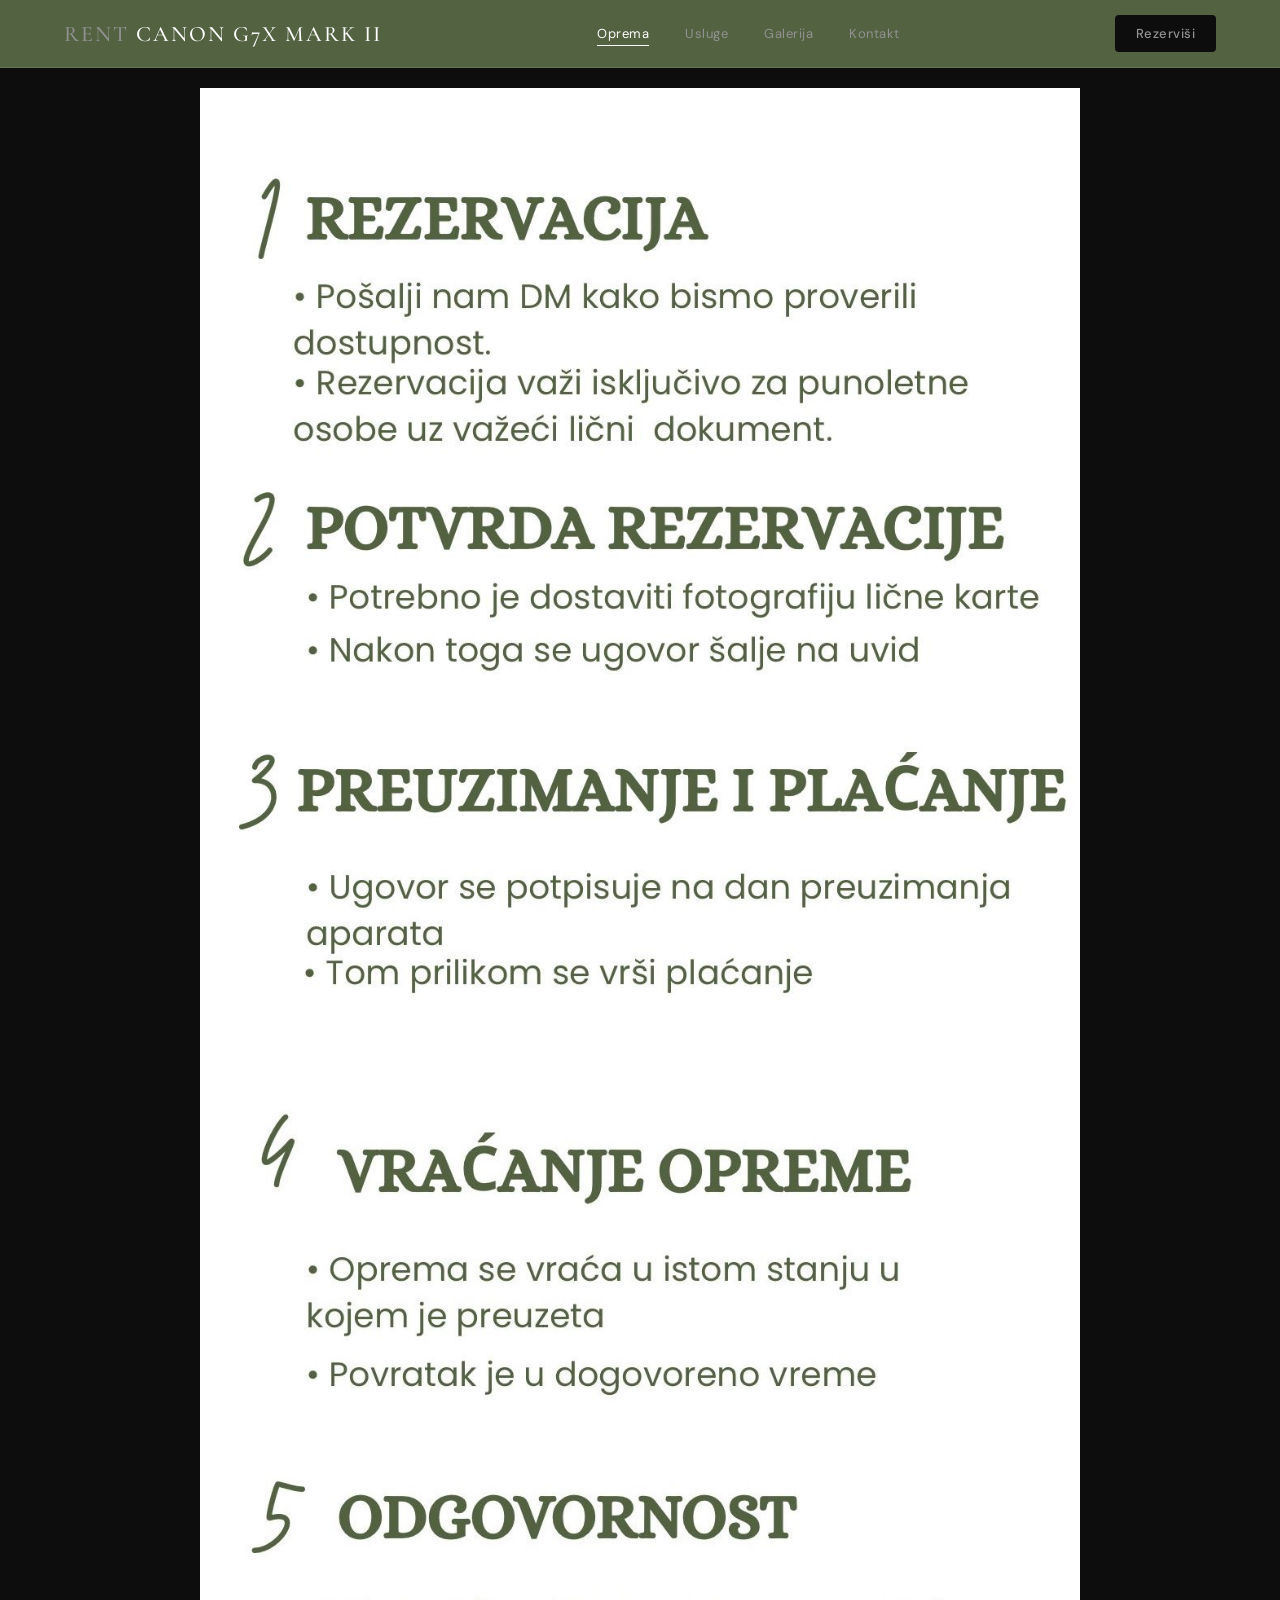
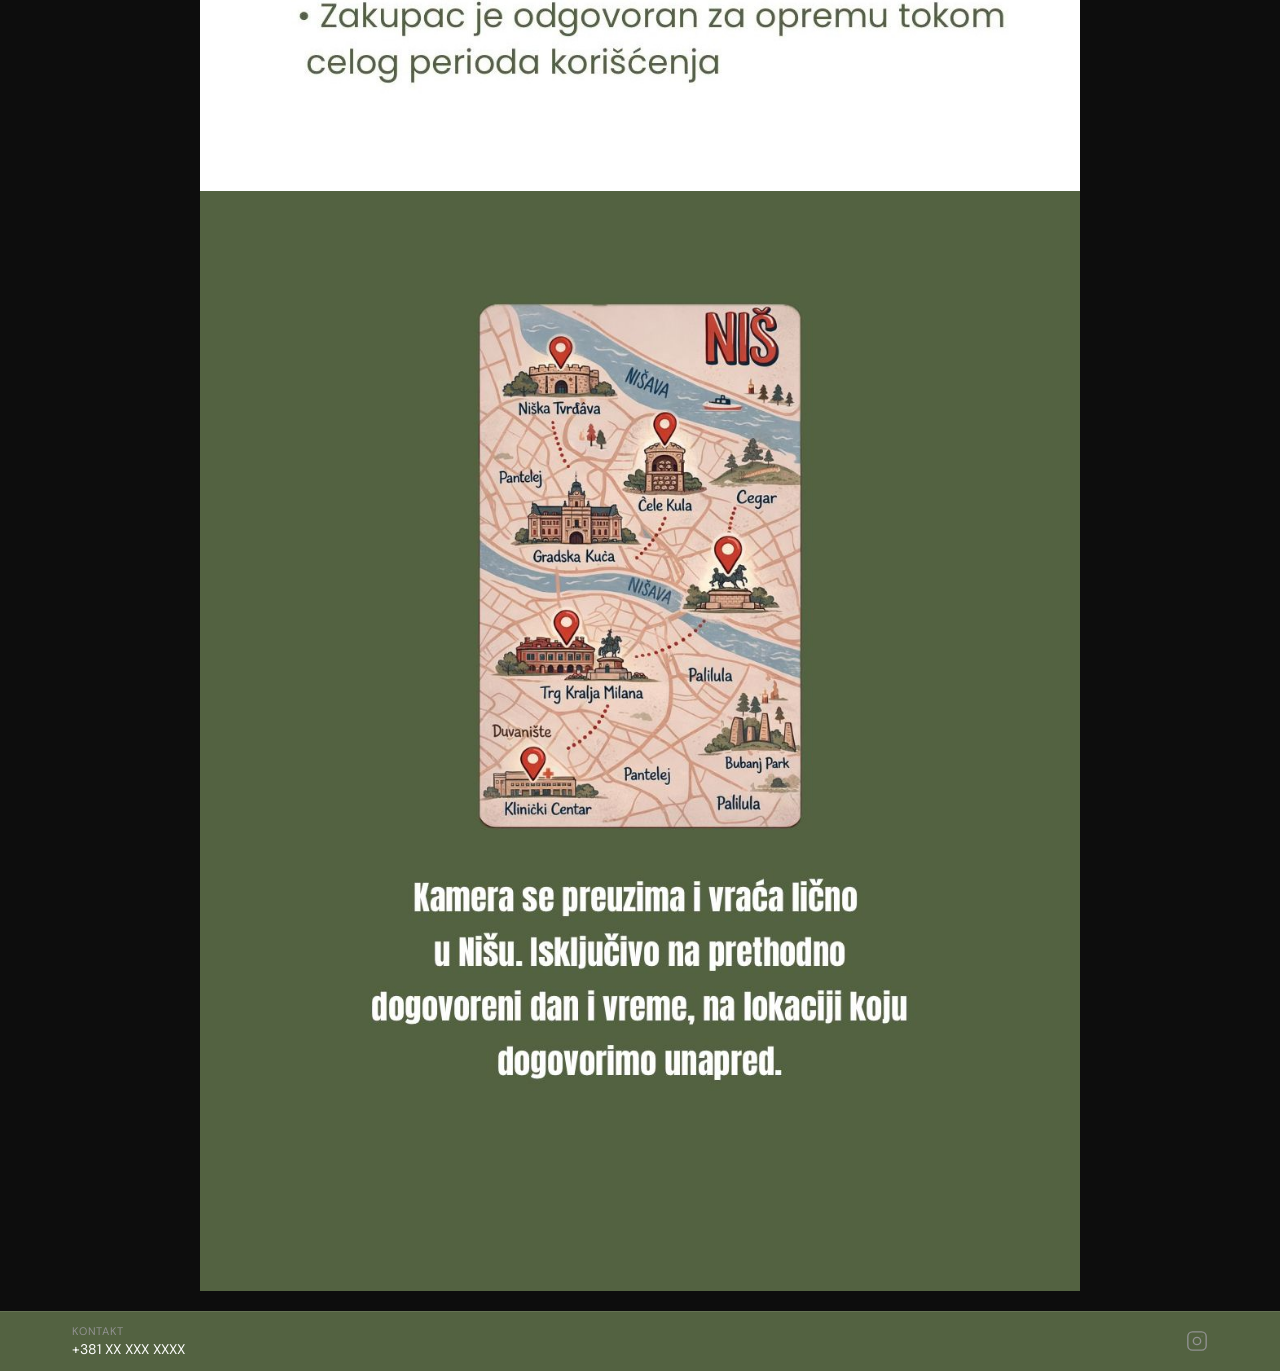
<file: howtorent.html>
<!DOCTYPE html>
<html lang="en">
<head>
    <meta charset="UTF-8">
    <meta name="viewport" content="width=device-width, initial-scale=1.0">
    <link rel="icon" type="image/png" href="./favicon/favicon-96x96.png" sizes="96x96" />
    <link rel="icon" type="image/svg+xml" href="./favicon/favicon.svg" />
    <link rel="shortcut icon" href="./favicon/favicon.ico" />
    <link rel="apple-touch-icon" sizes="180x180" href="./favicon/apple-touch-icon.png" />
    <link rel="manifest" href="./favicon/site.webmanifest" />
    <title>PHOTO-RENT</title>
    <link rel="stylesheet" href="styless.css">
    <link href="https://fonts.googleapis.com/css2?family=Cormorant+Garamond:wght@400;500&family=Great+Vibes&display=swap" rel="stylesheet">
</head>
<body>
   <header>
        <div class="nav-container">

        <!-- Logo -->
        <a href="index.html" class="nav-logo active"><span>Rent </span>Canon G7X Mark II</a>

        <!-- Linkovi (desktop) -->
        <nav>
            <a href="#oprema" class="active">Oprema</a>
            <a href="usluge.html">Usluge</a>
            <a href="galerija.html">Galerija</a>
            <a href="kontakt.html">Kontakt</a>
        </nav>

        <!-- Dugme za rezervaciju (desktop) -->
        <a href="https://www.instagram.com/rentcanon.nis?utm_source=ig_web_button_share_sheet&igsh=ZDNlZDc0MzIxNw==" target="_blank" class="btn-rezervisi desktop-btn">Rezerviši</a>

        <!-- Hamburger dugme (mobilni) -->
        <button class="hamburger" id="hamburger" aria-label="Otvori meni">
            <span></span>
            <span></span>
            <span></span>
        </button>
        </div>

        <!-- Mobilni meni -->
        <div class="mobile-nav" id="mobileNav">
            <a href="#oprema">Oprema</a>
            <a href="usluge.html">Usluge</a>
            <a href="galerija.html">Galerija</a>
            <a href="kontakt.html">Kontakt</a>
            <a href="https://www.instagram.com/rentcanon.nis?utm_source=ig_web_button_share_sheet&igsh=ZDNlZDc0MzIxNw==" target="_blank" class="mobile-rezervisi">Rezerviši</a>
        </div>
    </header>

    <script>
        const hamburger = document.getElementById('hamburger');
        const mobileNav = document.getElementById('mobileNav');
        hamburger.addEventListener('click', () => {
            hamburger.classList.toggle('open');
            mobileNav.classList.toggle('open');
        });
        mobileNav.querySelectorAll('a').forEach(link => {
            link.addEventListener('click', () => {
                hamburger.classList.remove('open');
                mobileNav.classList.remove('open');
            });
        });
    </script>
    <section class="howtorent">
        <img src="./slike/uputstvorezervaija.jpg" alt="photo">
        <img src="./slike/uputstvorezervaijaa.jpg" alt="photo">
        <img src="./slike/kamerasevraca.jpg" alt="photo">
    </section>

    <footer>
        <div class="footer-container">
            <div class="footer-contact">
                <span class="footer-label">Kontakt</span>
                <a href="tel:+381XXXXXXXXX" class="footer-phone">+381 XX XXX XXXX</a>
            </div>
            <a href="https://www.instagram.com/rentcanon.nis?utm_source=ig_web_button_share_sheet&igsh=ZDNlZDc0MzIxNw==" target="_blank" class="footer-ig" aria-label="Instagram">
                <svg xmlns="http://www.w3.org/2000/svg" width="22" height="22" viewBox="0 0 24 24" fill="none" stroke="currentColor" stroke-width="1.5" stroke-linecap="round" stroke-linejoin="round">
                    <rect x="2" y="2" width="20" height="20" rx="5" ry="5"/>
                    <circle cx="12" cy="12" r="4"/>
                    <circle cx="17.5" cy="6.5" r="0.5" fill="currentColor" stroke="none"/>
                </svg>
            </a>
        </div>
    </footer>
</body>
</html>
</file>
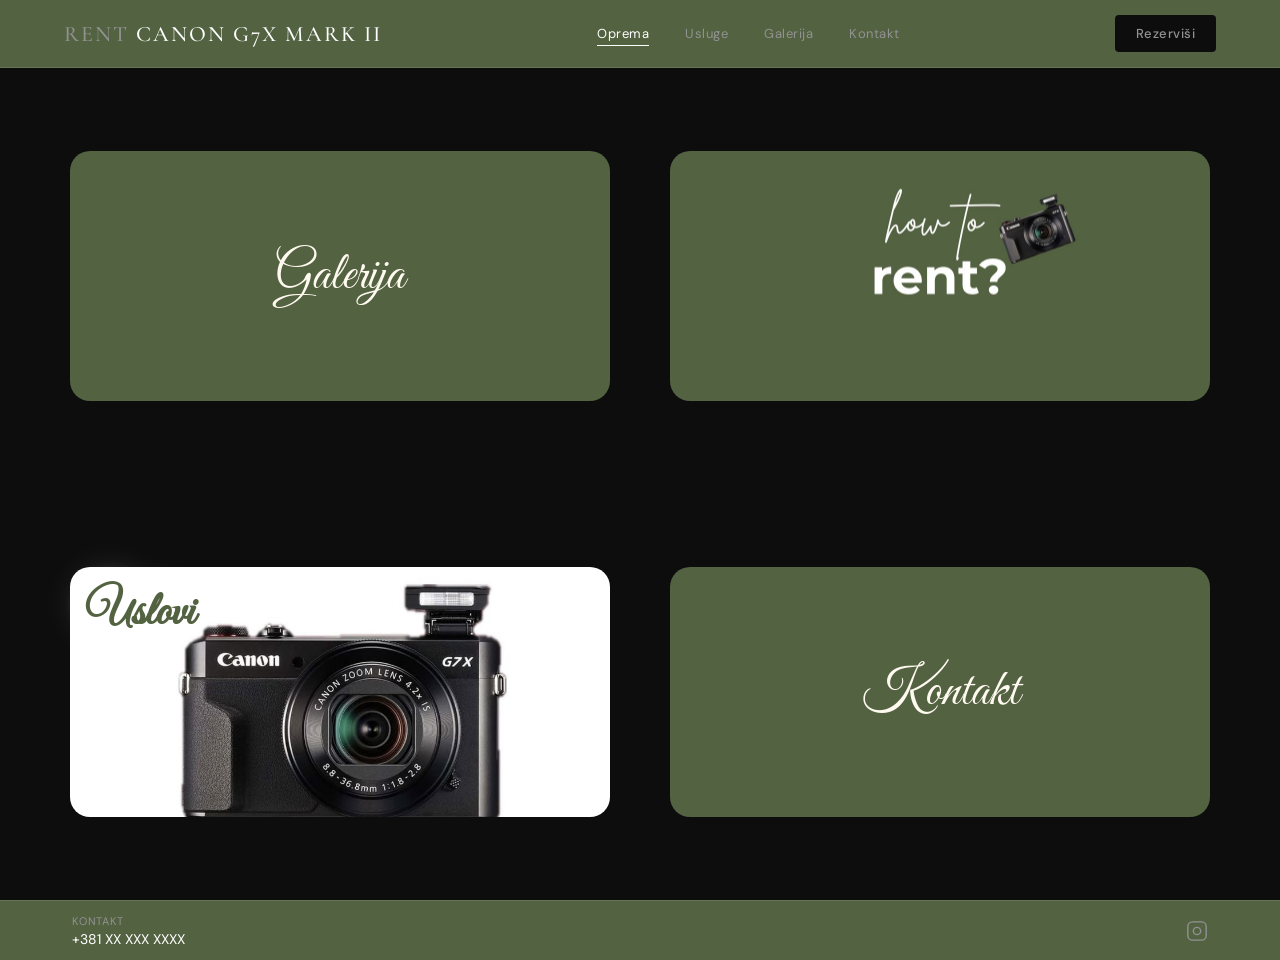
<file: rent.html>
<!DOCTYPE html>
<html lang="en">
<head>
    <meta charset="UTF-8">
    <meta name="viewport" content="width=device-width, initial-scale=1.0">
    <link rel="icon" type="image/png" href="./favicon/favicon-96x96.png" sizes="96x96" />
    <link rel="icon" type="image/svg+xml" href="./favicon/favicon.svg" />
    <link rel="shortcut icon" href="./favicon/favicon.ico" />
    <link rel="apple-touch-icon" sizes="180x180" href="./favicon/apple-touch-icon.png" />
    <link rel="manifest" href="./favicon/site.webmanifest" />
    <title>PHOTO-RENT</title>
    <link rel="stylesheet" href="styless.css">
    <link href="https://fonts.googleapis.com/css2?family=Cormorant+Garamond:wght@400;500&family=Great+Vibes&display=swap" rel="stylesheet">
</head>
<body>
    <header>
        <div class="nav-container">

        <!-- Logo -->
        <a href="index.html" class="nav-logo active"><span>Rent </span>Canon G7X Mark II</a>

        <!-- Linkovi (desktop) -->
        <nav>
            <a href="#oprema" class="active">Oprema</a>
            <a href="usluge.html">Usluge</a>
            <a href="galerija.html">Galerija</a>
            <a href="kontakt.html">Kontakt</a>
        </nav>

        <!-- Dugme za rezervaciju (desktop) -->
        <a href="https://www.instagram.com/rentcanon.nis?utm_source=ig_web_button_share_sheet&igsh=ZDNlZDc0MzIxNw==" target="_blank" class="btn-rezervisi desktop-btn">Rezerviši</a>

        <!-- Hamburger dugme (mobilni) -->
        <button class="hamburger" id="hamburger" aria-label="Otvori meni">
            <span></span>
            <span></span>
            <span></span>
        </button>
        </div>

        <!-- Mobilni meni -->
        <div class="mobile-nav" id="mobileNav">
            <a href="#oprema">Oprema</a>
            <a href="usluge.html">Usluge</a>
            <a href="galerija.html">Galerija</a>
            <a href="kontakt.html">Kontakt</a>
            <a href="https://www.instagram.com/rentcanon.nis?utm_source=ig_web_button_share_sheet&igsh=ZDNlZDc0MzIxNw==" target="_blank" class="mobile-rezervisi">Rezerviši</a>
        </div>
    </header>

    <script>
        const hamburger = document.getElementById('hamburger');
        const mobileNav = document.getElementById('mobileNav');
        hamburger.addEventListener('click', () => {
            hamburger.classList.toggle('open');
            mobileNav.classList.toggle('open');
        });
        mobileNav.querySelectorAll('a').forEach(link => {
            link.addEventListener('click', () => {
                hamburger.classList.remove('open');
                mobileNav.classList.remove('open');
            });
        });
    </script>
    <main class="rent-menu">
        <div class="container">
            <a href="galerija.html" class="wrap1 galerija">Galerija</a>
            <a href="howtorent.html" class="wrap1 howtorent"></a>
            <a href="uslovi.html" class="wrap1 uslovi"><p id="uslovi"> Uslovi</p></a>
            <a href="kontakt.html" class="wrap1 kontakt">Kontakt</a>
        </div>
    </main>

    <footer>
        <div class="footer-container">
            <div class="footer-contact">
                <span class="footer-label">Kontakt</span>
                <a href="tel:+381XXXXXXXXX" class="footer-phone">+381 XX XXX XXXX</a>
            </div>
            <a href="https://www.instagram.com/rentcanon.nis?utm_source=ig_web_button_share_sheet&igsh=ZDNlZDc0MzIxNw==" target="_blank" class="footer-ig" aria-label="Instagram">
                <svg xmlns="http://www.w3.org/2000/svg" width="22" height="22" viewBox="0 0 24 24" fill="none" stroke="currentColor" stroke-width="1.5" stroke-linecap="round" stroke-linejoin="round">
                    <rect x="2" y="2" width="20" height="20" rx="5" ry="5"/>
                    <circle cx="12" cy="12" r="4"/>
                    <circle cx="17.5" cy="6.5" r="0.5" fill="currentColor" stroke="none"/>
                </svg>
            </a>
        </div>
    </footer>
</body>
</html>
</file>
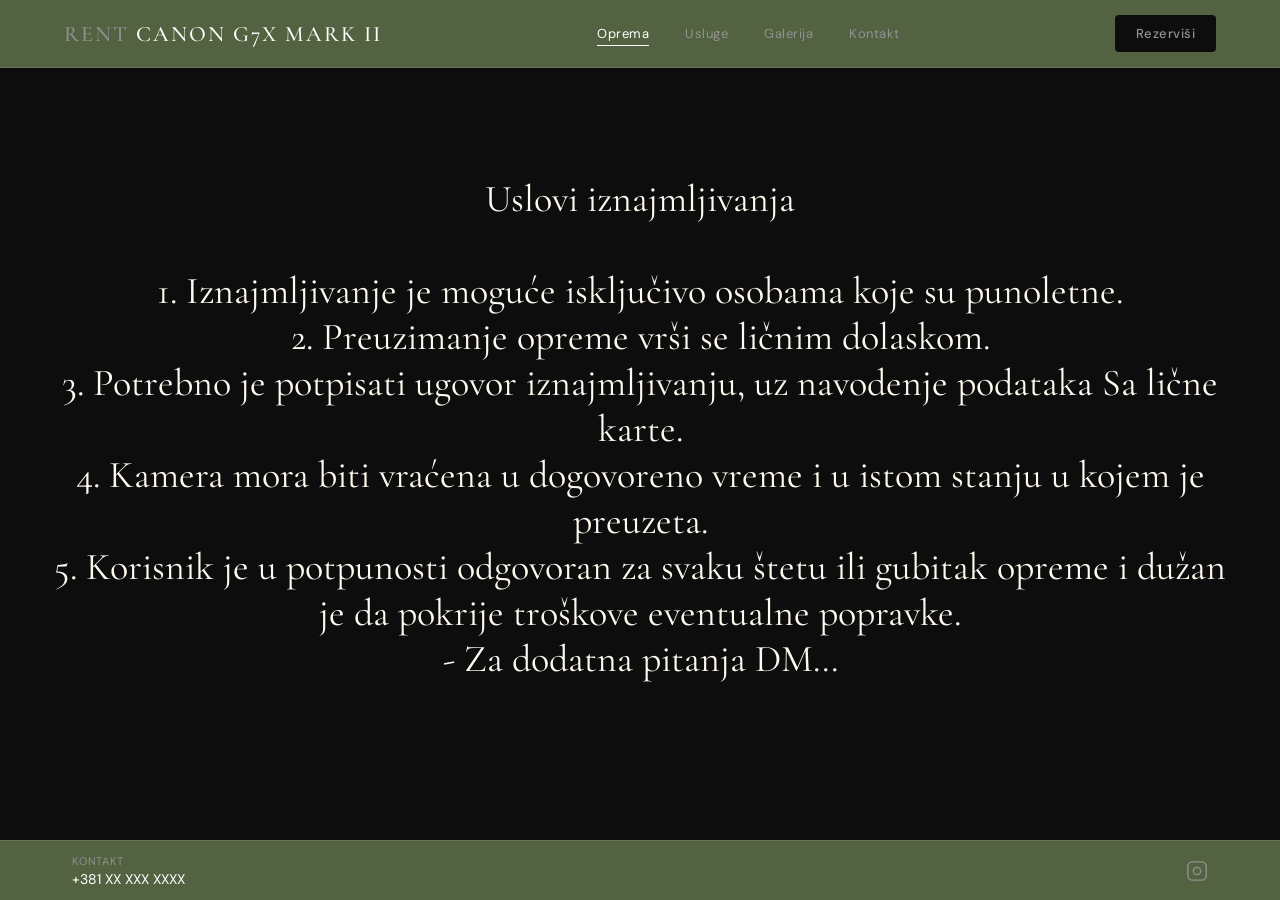
<file: uslovi.html>
<!DOCTYPE html>
<html lang="en">
<head>
    <meta charset="UTF-8">
    <meta name="viewport" content="width=device-width, initial-scale=1.0">
    <link rel="icon" type="image/png" href="./favicon/favicon-96x96.png" sizes="96x96" />
    <link rel="icon" type="image/svg+xml" href="./favicon/favicon.svg" />
    <link rel="shortcut icon" href="./favicon/favicon.ico" />
    <link rel="apple-touch-icon" sizes="180x180" href="./favicon/apple-touch-icon.png" />
    <link rel="manifest" href="./favicon/site.webmanifest" />
    <title>PHOTO-RENT</title>
    <link rel="stylesheet" href="styless.css">
    <link href="https://fonts.googleapis.com/css2?family=Cormorant+Garamond:wght@400;500&family=Great+Vibes&display=swap" rel="stylesheet">
</head>
<body>
    <header>
        <div class="nav-container">

        <!-- Logo -->
        <a href="index.html" class="nav-logo active"><span>Rent </span>Canon G7X Mark II</a>

        <!-- Linkovi (desktop) -->
        <nav>
            <a href="#oprema" class="active">Oprema</a>
            <a href="usluge.html">Usluge</a>
            <a href="galerija.html">Galerija</a>
            <a href="kontakt.html">Kontakt</a>
        </nav>

        <!-- Dugme za rezervaciju (desktop) -->
        <a href="https://www.instagram.com/rentcanon.nis?utm_source=ig_web_button_share_sheet&igsh=ZDNlZDc0MzIxNw==" target="_blank" class="btn-rezervisi desktop-btn">Rezerviši</a>

        <!-- Hamburger dugme (mobilni) -->
        <button class="hamburger" id="hamburger" aria-label="Otvori meni">
            <span></span>
            <span></span>
            <span></span>
        </button>
        </div>

        <!-- Mobilni meni -->
        <div class="mobile-nav" id="mobileNav">
            <a href="#oprema">Oprema</a>
            <a href="usluge.html">Usluge</a>
            <a href="galerija.html">Galerija</a>
            <a href="kontakt.html">Kontakt</a>
            <a href="https://www.instagram.com/rentcanon.nis?utm_source=ig_web_button_share_sheet&igsh=ZDNlZDc0MzIxNw==" target="_blank" class="mobile-rezervisi">Rezerviši</a>
        </div>
    </header>

    <script>
        const hamburger = document.getElementById('hamburger');
        const mobileNav = document.getElementById('mobileNav');
        hamburger.addEventListener('click', () => {
            hamburger.classList.toggle('open');
            mobileNav.classList.toggle('open');
        });
        mobileNav.querySelectorAll('a').forEach(link => {
            link.addEventListener('click', () => {
                hamburger.classList.remove('open');
                mobileNav.classList.remove('open');
            });
        });
    </script>

    <section class="uslovi-section">
        <div class="container">
            <p class="uslovi-koriscenja"> Uslovi iznajmljivanja
                <br><br>
                <span>
                  1.  Iznajmljivanje je moguće isključivo
                    osobama koje su punoletne.
                </span>
                <span>
                   2. Preuzimanje opreme vrši se ličnim
                    dolaskom.
                </span>
                <span>
                   3. Potrebno je potpisati ugovor
                    iznajmljivanju, uz navodenje podataka
                    Sa lične karte.
                </span>
                <span>
                   4. Kamera mora biti vraćena u
                    dogovoreno vreme i u istom stanju u
                    kojem je preuzeta.
                </span>
                <span>
                  5.  Korisnik je u potpunosti odgovoran za
                    svaku štetu ili gubitak opreme i dužan je
                    da pokrije troškove eventualne popravke.
                </span>
                <span>
                  -  Za dodatna pitanja DM...
                </span>
            </p>
        </div>
    </section>

    <footer>
        <div class="footer-container">
            <div class="footer-contact">
                <span class="footer-label">Kontakt</span>
                <a href="tel:+381XXXXXXXXX" class="footer-phone">+381 XX XXX XXXX</a>
            </div>
            <a href="https://www.instagram.com/rentcanon.nis?utm_source=ig_web_button_share_sheet&igsh=ZDNlZDc0MzIxNw==" target="_blank" class="footer-ig" aria-label="Instagram">
                <svg xmlns="http://www.w3.org/2000/svg" width="22" height="22" viewBox="0 0 24 24" fill="none" stroke="currentColor" stroke-width="1.5" stroke-linecap="round" stroke-linejoin="round">
                    <rect x="2" y="2" width="20" height="20" rx="5" ry="5"/>
                    <circle cx="12" cy="12" r="4"/>
                    <circle cx="17.5" cy="6.5" r="0.5" fill="currentColor" stroke="none"/>
                </svg>
            </a>
        </div>
    </footer>
</body>
</html>
</file>
<file: styless.css>
@import url('https://fonts.googleapis.com/css2?family=Cormorant+Garamond:wght@400;500&family=DM+Sans:wght@400;500&family=Great+Vibes&family=Hanken+Grotesk:ital,wght@0,100..900;1,100..900&family=Playwrite+IE:wght@100..400&display=swap');

*{
    padding: 0;
    margin: 0;
    box-sizing: border-box;
}


 body {
      overflow-x: hidden;
      font-family: 'DM Sans', sans-serif;
      background: var(--bg-nav);
      color: #fff;
      min-height: 100vh;
      display: flex;
      flex-direction: column;
    }
     /* ── CSS promenljive (boje, razmaci) ────────────── */
    :root {
      --bg-nav:        #0d0d0d;
      --border-color:  rgba(255, 255, 255, 0.1);
      --text-primary:  #ffffff;
      --text-muted:    #929292;
      --accent:        #ffffff;
      --grn-color:     #536241    ;
      --nav-height:    68px;
    }

    /* ── HEADER / NAVIGACIJA ────────────────────────── */
    header {
      position: sticky;       /* ostaje na vrhu dok scrollujes */
      top: 0;
      z-index: 100;
      background: var(--grn-color);
      border-bottom: 1px solid var(--border-color);
      height: var(--nav-height);
    }

    /* Unutrasnji kontejner — centrira sadrzaj */
    .nav-container {
      max-width: 1200px;      /* max sirina sajta */
      margin: 0 auto;
      padding: 0 32px;
      height: 100%;
      display: flex;
      align-items: center;
      justify-content: space-between;
    }

    /* ── LOGO ───────────────────────────────────────── */
    .nav-logo {
      font-family: 'Cormorant Garamond', serif;
      font-size: 22px;
      font-weight: 500;
      letter-spacing: 2px;
      color: var(--text-primary) !important;
      text-decoration: none !important;
      text-transform: uppercase;
    }

    .nav-logo span {
      color: var(--text-muted);  /* drugi deo loga je sivi */
    }

    /* ── LINKOVI ────────────────────────────────────── */
    nav {
      display: flex;
      align-items: center;
      gap: 36px;
    }

    nav a {
      font-size: 13px;
      font-weight: 400;
      letter-spacing: 0.5px;
      color: var(--text-muted);
      text-decoration: none;
      position: relative;         /* potrebno za hover liniju ispod */
      transition: color 0.2s ease;
    }

    /* Hover efekat — bela linija ispod linka */
    nav a::after {
      content: '';
      position: absolute;
      bottom: -4px;
      left: 0;
      width: 0;                   /* pocinje nevidljivo */
      height: 1px;
      background: var(--accent);
      transition: width 0.25s ease;
    }

    nav a:hover {
      color: var(--text-primary);
    }

    nav a:hover::after {
      width: 100%;                /* na hover se razvlaci */
    }

    /* Aktivni link (trenutna stranica) */
    nav a.active {
      color: var(--text-primary);
    }

    nav a.active::after {
      width: 100%;
    }

    /* ── DUGME REZERVISI ────────────────────────────── */
    .btn-rezervisi {
      font-family: 'DM Sans', sans-serif;
      font-size: 13px;
      font-weight: 500;
      letter-spacing: 0.5px;
      color: var(--text-muted);
      background:#0d0d0d ;
      border: 1px solid transparent;
      padding: 9px 20px;
      border-radius: 4px;
      cursor: pointer;
      text-decoration: none;
      transition: background 0.3s ease, color 0.3s ease, box-shadow 0.3s ease, border-color 0.3s ease;
    }

    .btn-rezervisi:hover {
      background: var(--grn-color);
      color: #ffffff;
      border-color: rgba(255, 255, 255, 0.25);
      box-shadow: 0 4px 16px rgba(65, 90, 65, 0.6);
    }
  .menu {
        
        display: flex;
        flex-direction: row;
        height: calc(100vh - var(--nav-height));
        width: 100%;
        
    }

    

    .box1, .box2 {
        position: relative;
        overflow: hidden;
        display: block;
        width: 50%;
        height: 100%;
        cursor: pointer;
        transition: border-radius 0.4s ease;
    }

    .box1::before, .box2::before {
        content: '';
        position: absolute;
        inset: 0;
        background-size: cover;
        background-position: center;
        transition: transform 0.4s ease;
        z-index: -1;
        max-width: 100%;
        max-height: 100%;
    }

    .box1::before {
        background-image: url(./slike/gx7.webp);
        inset: 20px;
    }

    .box2::before {
        background-image: url(./slike/howtorent.jpg);
        inset: 20px;
        background-size: contain;
        background-repeat: no-repeat;
        background-color: var(--grn-color); /* popunjava prazan prostor */
    }

    .box1:hover::before, .box2:hover::before {
        transform: scale(1.18);
        
    }

    .box1:hover, .box2:hover {
        border-radius: 10%;
       
    }

    .box1, .box2 {
        font-size: 42px;
        font-family: "Great Vibes", cursive;
        font-weight: 400;
        font-style: normal;
        color: floralwhite;
        text-decoration: none;
        padding: 25px 0 0 50px;
        z-index: 1;
        text-shadow: 1px 1px rgb(110, 109, 109);
    }

    .box1 {
        animation:ulazLevo ; 
        animation-duration: 1s ;    
        animation-iteration-count: 1;
    }

    .box2 {
        animation:ulazDesno ;
        animation-duration: 1s ;    
        animation-iteration-count: 1;
    }

     
    /*rent stranica */
    .rent-menu {
        height: calc(100vh - var(--nav-height));
        overflow: hidden;
        display: flex;
        justify-content: center;
    }

    .container {
        height: 100%;
        width: 100%;
        max-width: 1200px;
        display: flex;
        justify-content: space-around;
        align-items: center;
        text-align: center;
        flex-wrap: wrap;

    }
    .container .wrap1 {
        height: 250px;
        width: 500px;
        text-align: center;
        display: flex;
        justify-content: center;
        align-items: center;
        border-radius: 20px;
        flex-wrap: wrap;
        font-size: 52px;
        font-family: "Great Vibes", cursive;
        font-weight: 400;
        font-style: normal;
        color: floralwhite;
        text-decoration: none;
        transition: transform 0.3s ease;
    }

    .container .galerija,
    .container .kontakt {
        background-color: var(--grn-color);
    }

    .container .wrap1:hover {
        transform: scale(1.05);
    }
    .howtorent {
        display: flex;
        flex-direction: column;
        padding: 20px 200px;
    }

  
    .container .uslovi-koriscenja {
        display: flex;
        flex-direction: column;
        align-items: center;
        justify-content: center;
        font-size: 38px;
        font-family: 'Cormorant Garamond', serif;
        font-weight: 400;
        font-style: normal;
        color: floralwhite;
        text-decoration: none;
        padding-bottom: 50px;
    }   
    .uslovi-section {
        display: flex;
        flex-direction: column;
        justify-content: center;
        align-items: center;
        flex: 1;
    }
    .container .uslovi {
        align-items: flex-start;
        justify-content: flex-start;
        padding: 16px;
    }

    #uslovi {
        color: var(--grn-color);
        margin: 0;
        font-size: 48px;
        font-weight: bold;
        text-shadow: 0 0 20px #fff, 0 0 40px #fff, 2px 2px 8px rgba(255,255,255,0.6);
    }


    
    @media (max-width: 768px) {
        .howtorent {
            padding: 16px;
        }

        .howtorent img {
            width: 100%;
            height: auto;
        }

        .howtorent img:nth-child(2) {
            margin-top: 0;
        }
    }

    .container .howtorent {
        background-image: url(slike/howtorentzeleno.jpg);
        background-position: center;
        background-size: cover;
    }
    .container .uslovi {
        background-image: url(slike/camera.jpg);
        background-position: center;
        background-size: cover;
    }
   
   


    @keyframes ulazLevo {
        from { transform: translateX(-100%); }
        to   { transform: translateX(0); }
    }

    @keyframes ulazDesno {
        from { transform: translateX(100%); }
        to   { transform: translateX(0); }
    }

   

    /* ── HAMBURGER DUGME ───────────────────────────── */
    .hamburger {
        display: none;
        flex-direction: column;
        justify-content: center;
        gap: 5px;
        background: none;
        border: none;
        cursor: pointer;
        padding: 4px;
    }

    .hamburger span {
        display: block;
        width: 24px;
        height: 2px;
        background: var(--text-primary);
        border-radius: 2px;
        transition: transform 0.3s ease, opacity 0.3s ease;
        transform-origin: center;
    }

    /* X animacija kada je meni otvoren */
    .hamburger.open span:nth-child(1) { transform: translateY(7px) rotate(45deg); }
    .hamburger.open span:nth-child(2) { opacity: 0; }
    .hamburger.open span:nth-child(3) { transform: translateY(-7px) rotate(-45deg); }

    /* ── MOBILNI MENI (dropdown) ────────────────────── */
    .mobile-nav {
        display: none;
        flex-direction: column;
        background: var(--grn-color);
        border-top: 1px solid var(--border-color);
        overflow: hidden;
        max-height: 0;
        transition: max-height 0.35s ease;
    }

    .mobile-nav.open {
        max-height: 400px;
    }

    .mobile-nav a {
        padding: 16px 24px;
        font-size: 15px;
        color: var(--text-primary);
        text-decoration: none;
        border-bottom: 1px solid var(--border-color);
        transition: background 0.2s ease;
    }

    .mobile-nav a:hover {
        background: rgba(255,255,255,0.08);
    }

    .mobile-nav .mobile-rezervisi {
        margin: 16px 24px;
        padding: 12px 20px;
        border-radius: 4px;
        background: #0d0d0d;
        text-align: center;
        border: 1px solid transparent;
        border-bottom: 1px solid transparent;
    }

    .mobile-nav .mobile-rezervisi:hover {
        background: rgba(255,255,255,0.1);
        border-color: rgba(255,255,255,0.25);
    }

    /* ── RESPONSIVE — mali mobilni (do 480px) ──────── */
    @media (max-width: 480px) {
        .nav-logo {
            font-size: 14px;
            letter-spacing: 1px;
        }

        .menu {
            flex-direction: column;
            height: auto;
        }

        .box1, .box2 {
            width: 100%;
            height: 45vh;
        }

        .box1:hover, .box2:hover {
            border-radius: 0;
        }

        .box1 {
            font-size: 18px;
            padding: 24px 0 0 24px;
        }

        nav {
            display: none;
        }

        .hamburger {
            display: flex;
        }

        .mobile-nav {
            display: flex;
        }

        .desktop-btn {
            display: none;
        }

        .rent-menu {
            height: auto;
            overflow: hidden;
            display: flex;
            justify-content: center;
        }

        .container {
            width: 100%;
            flex-direction: column;
            align-items: center;
            padding: 16px;
            gap: 12px;
        }

        .container .wrap1 {
            width: 90%;
            height: 120px;
            font-size: 32px;
        }

        .container .galerija,
        .container .uslovi {
            animation: ulazLevo 0.7s ease-out forwards;
        }

        .container .howtorent,
        .container .kontakt {
            animation: ulazDesno 0.7s ease-out forwards;
        }
    }

    /* ── RESPONSIVE — mobilni (481px – 768px) ───────── */
    @media (min-width: 481px) and (max-width: 768px) {
        .menu {
            flex-direction: column;
            height: auto;
        }

        .box1, .box2 {
            width: 100%;
            height: 50vh;
        }

        .box1:hover, .box2:hover {
            border-radius: 0;
        }

        .box1 {
            font-size: 20px;
            padding: 32px 0 0 32px;
        }

        nav {
            display: none;
        }

        .hamburger {
            display: flex;
        }

        .mobile-nav {
            display: flex;
        }

        .desktop-btn {
            display: none;
        }

        .rent-menu {
            height: auto;
            overflow: hidden;
            display: flex;
            justify-content: center;
        }

        .container {
            width: 100%;
            flex-direction: column;
            align-items: center;
            padding: 20px;
            gap: 16px;
        }

        .container .wrap1 {
            width: 90%;
            height: 140px;
            font-size: 36px;
        }

        .container .galerijak,
        .container .uslovi {
            animation: ulazLevo 0.7s ease-out forwards;
        }

        .container .howtorent,
        .container .kontakt {
            animation: ulazDesno 0.7s ease-out forwards;
        }
    }

    /* ── RESPONSIVE — tablet (769px – 1024px) ───────── */
    @media (min-width: 769px) and (max-width: 1024px) {
        .howtorent img:nth-child(2) {
            margin-top: 0;
        }

        .menu {
            flex-direction: row;
            height: calc(100vh - var(--nav-height));
        }

        .box1, .box2 {
            width: 50%;
            height: 100%;
        }

        .box1 {
            font-size: 20px;
            padding: 32px 0 0 32px;
        }

        nav {
            gap: 20px;
        }

        .container {
            width: 100%;
        }

        .container .wrap1 {
            width: 45%;
            height: 200px;
            font-size: 40px;
        }
    }

    /* ── RESPONSIVE — veliki tablet / mali desktop (1025px – 1280px) ── */
    @media (min-width: 1025px) and (max-width: 1280px) {
        .box1 {
            font-size: 22px;
        }

        .nav-container {
            padding: 0 24px;
        }

        .container {
            width: 100%;
        }

        .container .wrap1 {
            width: 45%;
        }
    }

    /* ── FOOTER ─────────────────────────────────────── */
    footer {
        background: var(--grn-color);
        border-top: 1px solid var(--border-color);
        height: 60px;
    }

    .footer-container {
        max-width: 1200px;
        margin: 0 auto;
        padding: 0 32px;
        height: 100%;
        display: flex;
        align-items: center;
        justify-content: space-between;
    }

    .footer-contact {
        display: flex;
        flex-direction: column;
        gap: 2px;
    }

    .footer-label {
        font-size: 11px;
        color: var(--text-muted);
        letter-spacing: 0.8px;
        text-transform: uppercase;
    }

    .footer-phone {
        font-size: 14px;
        color: var(--text-primary);
        text-decoration: none;
        transition: color 0.2s ease;
    }

    .footer-phone:hover {
        color: var(--text-muted);
    }

    .footer-ig {
        color: var(--text-muted);
        display: flex;
        align-items: center;
        transition: color 0.2s ease, transform 0.2s ease;
    }

    .footer-ig:hover {
        color: var(--text-primary);
        transform: scale(1.15);
    }
</file>
